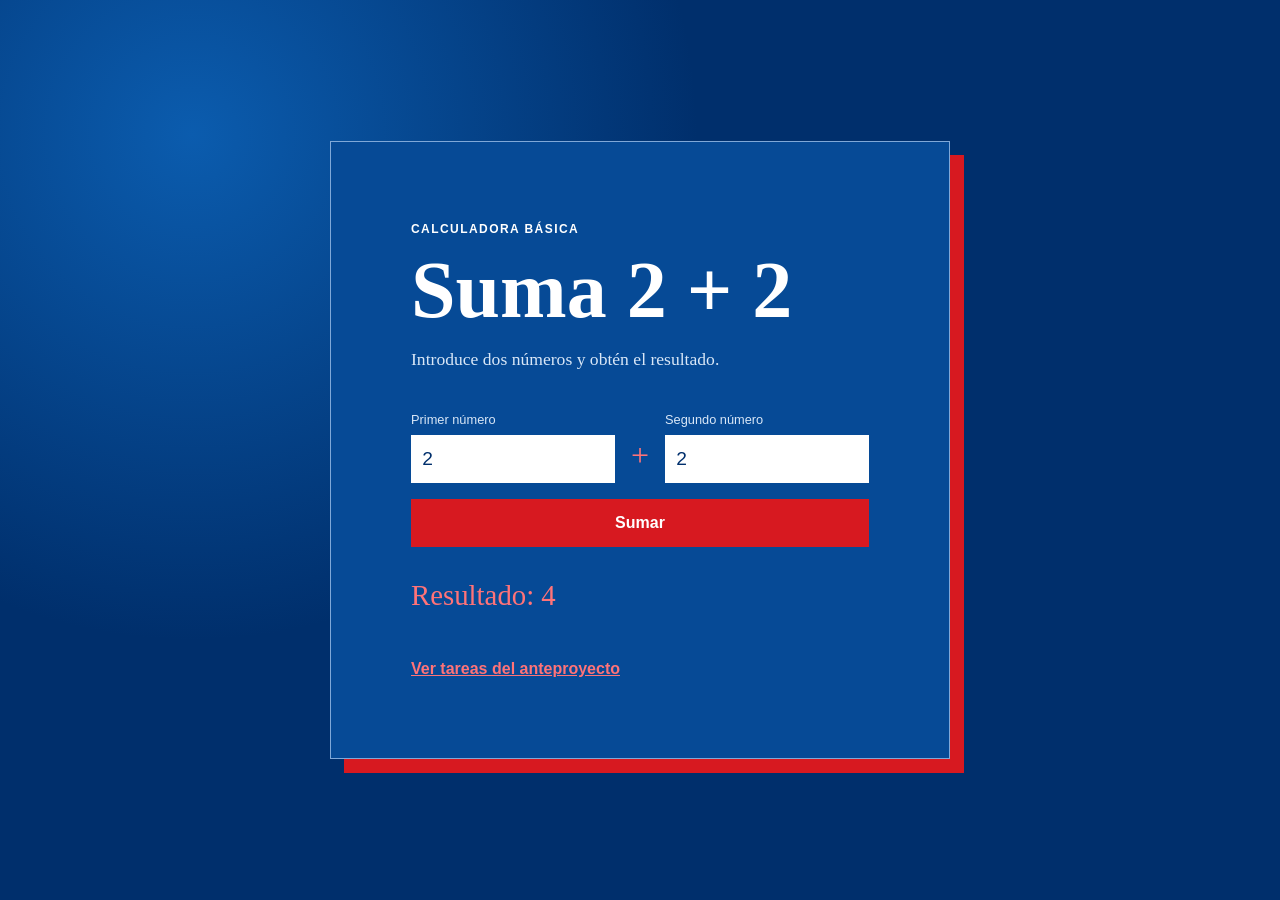
<file: index.html>
<!doctype html>
<html lang="es">
	<head>
		<meta charset="UTF-8" />
		<meta name="viewport" content="width=device-width, initial-scale=1.0" />
		<title>Suma sencilla</title>
		<link rel="stylesheet" href="css/styles.css" />
	</head>
	<body>
		<main class="calculator">
			<p class="eyebrow">Calculadora básica</p>
			<h1>Suma 2 + 2</h1>
			<p class="description">Introduce dos números y obtén el resultado.</p>

			<form id="sum-form" class="sum-form">
				<label>
					Primer número
					<input id="first-number" type="number" value="2" required />
				</label>
				<span class="operator" aria-hidden="true">+</span>
				<label>
					Segundo número
					<input id="second-number" type="number" value="2" required />
				</label>
				<button type="submit">Sumar</button>
			</form>

			<output id="result" class="result" aria-live="polite">Resultado: 4</output>

			<a class="page-link" href="anteproyecto.html">Ver tareas del anteproyecto</a>
		</main>

		<script>
			const form = document.querySelector('#sum-form');
			const result = document.querySelector('#result');

			form.addEventListener('submit', (event) => {
				event.preventDefault();

				const firstNumber = Number(document.querySelector('#first-number').value);
				const secondNumber = Number(document.querySelector('#second-number').value);
				result.textContent = `Resultado: ${firstNumber + secondNumber}`;
			});
		</script>
	</body>
</html>
</file>
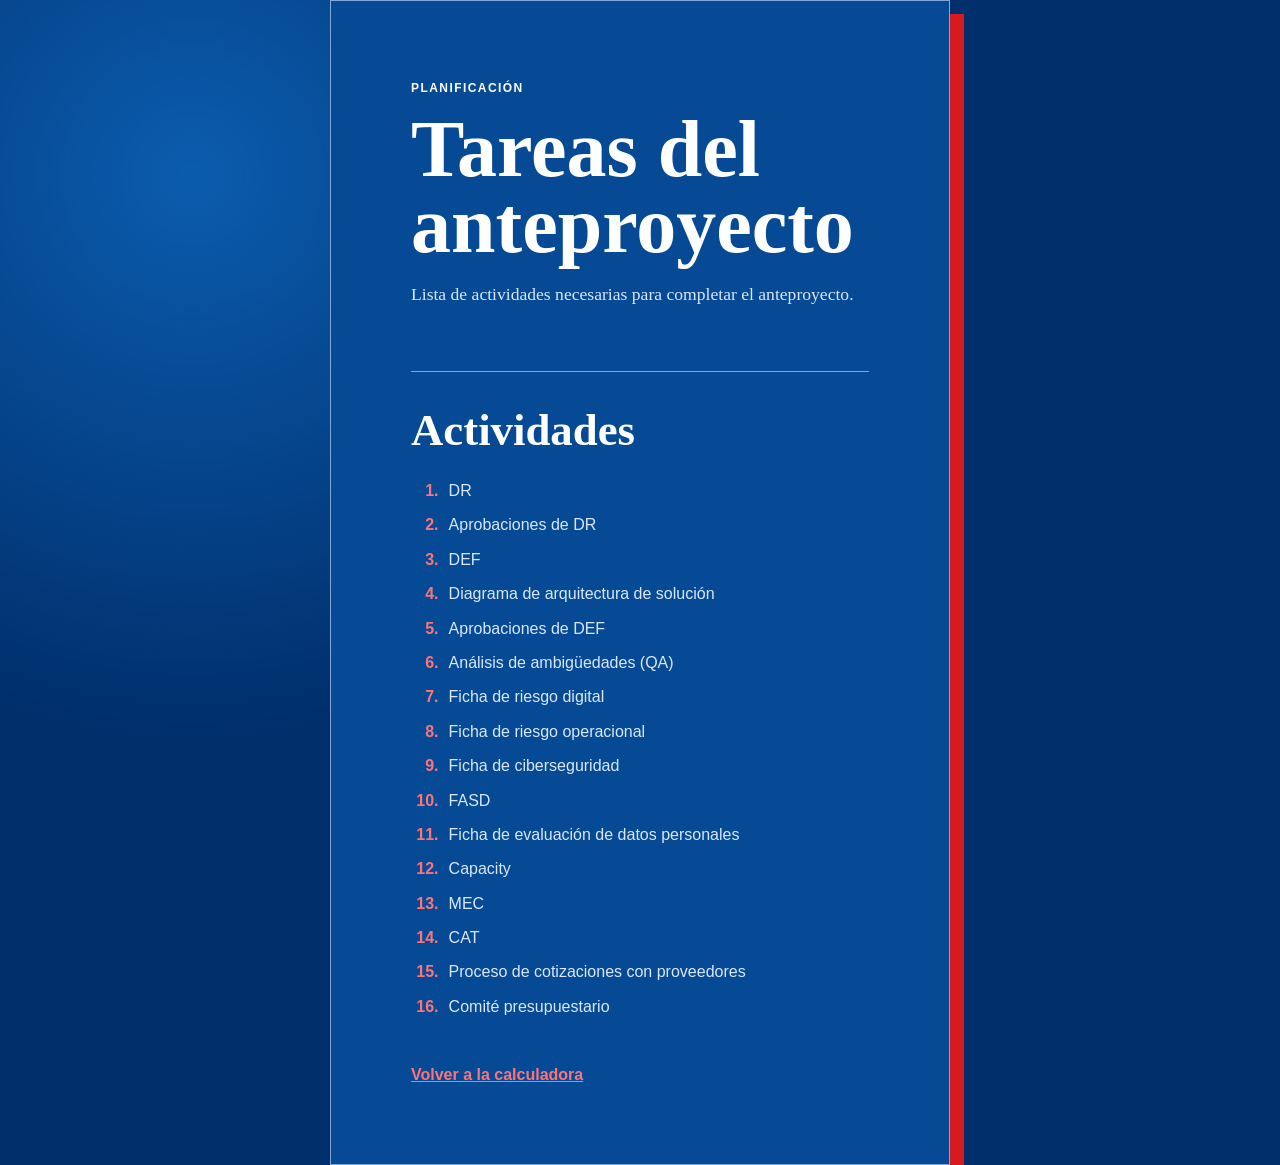
<file: anteproyecto.html>
<!doctype html>
<html lang="es">
	<head>
		<meta charset="UTF-8" />
		<meta name="viewport" content="width=device-width, initial-scale=1.0" />
		<title>Tareas del anteproyecto</title>
		<link rel="stylesheet" href="css/styles.css" />
	</head>
	<body>
		<main class="calculator project-page">
			<p class="eyebrow">Planificación</p>
			<h1>Tareas del anteproyecto</h1>
			<p class="description">Lista de actividades necesarias para completar el anteproyecto.</p>

			<section class="project-tasks" aria-labelledby="project-tasks-title">
				<h2 id="project-tasks-title">Actividades</h2>
				<ol>
					<li>DR</li>
					<li>Aprobaciones de DR</li>
					<li>DEF</li>
					<li>Diagrama de arquitectura de solución</li>
					<li>Aprobaciones de DEF</li>
					<li>Análisis de ambigüedades (QA)</li>
					<li>Ficha de riesgo digital</li>
					<li>Ficha de riesgo operacional</li>
					<li>Ficha de ciberseguridad</li>
					<li>FASD</li>
					<li>Ficha de evaluación de datos personales</li>
					<li>Capacity</li>
					<li>MEC</li>
					<li>CAT</li>
					<li>Proceso de cotizaciones con proveedores</li>
					<li>Comité presupuestario</li>
				</ol>
			</section>

			<a class="page-link" href="index.html">Volver a la calculadora</a>
		</main>
	</body>
</html>
</file>
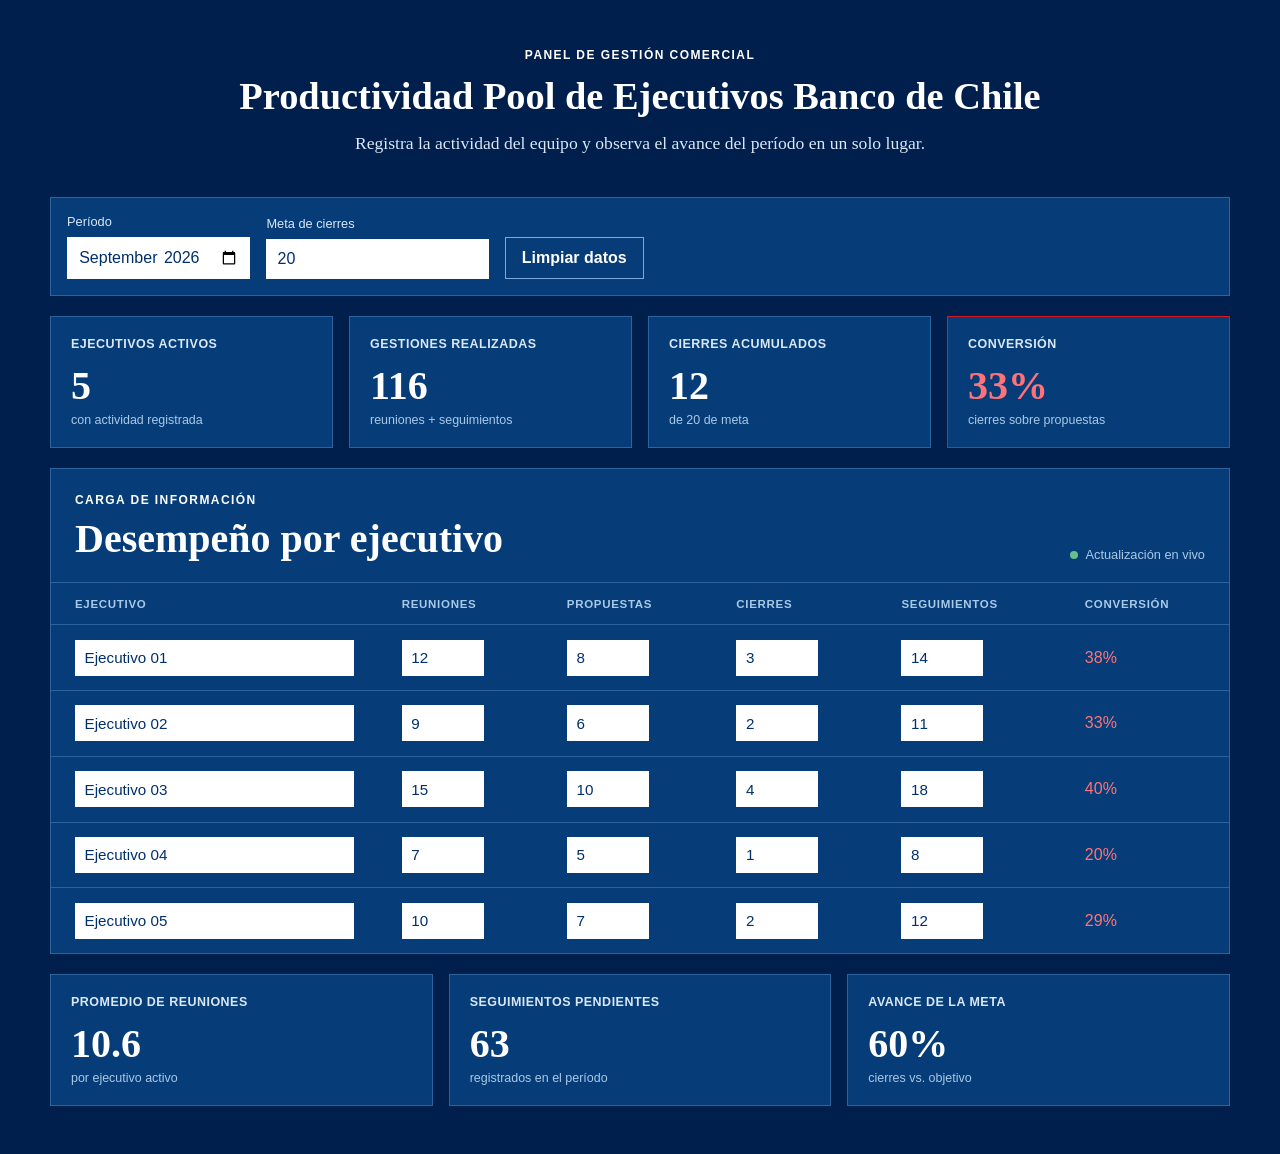
<file: dashboard.html>
<!doctype html>
<html lang="es">
	<head>
		<meta charset="UTF-8" />
		<meta name="viewport" content="width=device-width, initial-scale=1.0" />
		<title>Productividad Pool de Ejecutivos Banco de Chile</title>
		<link rel="stylesheet" href="css/styles.css" />
	</head>
	<body class="dashboard-body">
		<main class="dashboard">
			<header class="dashboard-header">
				<div>
					<p class="eyebrow">Panel de gestión comercial</p>
					<h1>Productividad Pool de Ejecutivos Banco de Chile</h1>
					<p class="description">Registra la actividad del equipo y observa el avance del período en un solo lugar.</p>
				</div>
			</header>

			<section class="toolbar" aria-label="Filtros del dashboard">
				<label>Período<input type="month" id="period" value="2026-09" /></label>
				<label>Meta de cierres<input type="number" id="target" min="0" value="20" /></label>
				<button class="secondary-button" id="clear-data" type="button">Limpiar datos</button>
			</section>

			<section class="metrics" aria-label="Resumen de productividad">
				<article class="metric-card"><span>Ejecutivos activos</span><strong id="active-executives">0</strong><small>con actividad registrada</small></article>
				<article class="metric-card"><span>Gestiones realizadas</span><strong id="total-activities">0</strong><small>reuniones + seguimientos</small></article>
				<article class="metric-card"><span>Cierres acumulados</span><strong id="total-closures">0</strong><small id="target-progress">de 20 de meta</small></article>
				<article class="metric-card accent"><span>Conversión</span><strong id="conversion-rate">0%</strong><small>cierres sobre propuestas</small></article>
			</section>

			<section class="workspace-panel" aria-labelledby="team-title">
				<div class="panel-heading">
					<div><p class="eyebrow">Carga de información</p><h2 id="team-title">Desempeño por ejecutivo</h2></div>
					<span class="live-status"><i></i> Actualización en vivo</span>
				</div>
				<div class="table-wrap">
					<table>
						<thead><tr><th>Ejecutivo</th><th>Reuniones</th><th>Propuestas</th><th>Cierres</th><th>Seguimientos</th><th>Conversión</th></tr></thead>
						<tbody id="team-data">
							<tr><td><input class="executive-name" type="text" value="Ejecutivo 01" /></td><td><input class="data-input meetings" type="number" min="0" value="12" /></td><td><input class="data-input proposals" type="number" min="0" value="8" /></td><td><input class="data-input closures" type="number" min="0" value="3" /></td><td><input class="data-input followups" type="number" min="0" value="14" /></td><td class="row-conversion">38%</td></tr>
							<tr><td><input class="executive-name" type="text" value="Ejecutivo 02" /></td><td><input class="data-input meetings" type="number" min="0" value="9" /></td><td><input class="data-input proposals" type="number" min="0" value="6" /></td><td><input class="data-input closures" type="number" min="0" value="2" /></td><td><input class="data-input followups" type="number" min="0" value="11" /></td><td class="row-conversion">33%</td></tr>
							<tr><td><input class="executive-name" type="text" value="Ejecutivo 03" /></td><td><input class="data-input meetings" type="number" min="0" value="15" /></td><td><input class="data-input proposals" type="number" min="0" value="10" /></td><td><input class="data-input closures" type="number" min="0" value="4" /></td><td><input class="data-input followups" type="number" min="0" value="18" /></td><td class="row-conversion">40%</td></tr>
							<tr><td><input class="executive-name" type="text" value="Ejecutivo 04" /></td><td><input class="data-input meetings" type="number" min="0" value="7" /></td><td><input class="data-input proposals" type="number" min="0" value="5" /></td><td><input class="data-input closures" type="number" min="0" value="1" /></td><td><input class="data-input followups" type="number" min="0" value="8" /></td><td class="row-conversion">20%</td></tr>
							<tr><td><input class="executive-name" type="text" value="Ejecutivo 05" /></td><td><input class="data-input meetings" type="number" min="0" value="10" /></td><td><input class="data-input proposals" type="number" min="0" value="7" /></td><td><input class="data-input closures" type="number" min="0" value="2" /></td><td><input class="data-input followups" type="number" min="0" value="12" /></td><td class="row-conversion">29%</td></tr>
						</tbody>
					</table>
				</div>
			</section>

			<section class="insights" aria-label="Indicadores adicionales">
				<div><span>Promedio de reuniones</span><strong id="average-meetings">0</strong><small>por ejecutivo activo</small></div>
				<div><span>Seguimientos pendientes</span><strong id="total-followups">0</strong><small>registrados en el período</small></div>
				<div><span>Avance de la meta</span><strong id="goal-progress">0%</strong><small>cierres vs. objetivo</small></div>
			</section>
		</main>

		<script>
			const rows = [...document.querySelectorAll('#team-data tr')];
			const number = (row, selector) => Number(row.querySelector(selector).value) || 0;
			const formatPercent = (value) => `${Math.round(value)}%`;

			function updateDashboard() {
				let active = 0;
				let meetings = 0;
				let proposals = 0;
				let closures = 0;
				let followups = 0;

				rows.forEach((row) => {
					const values = ['.meetings', '.proposals', '.closures', '.followups'].map((selector) => number(row, selector));
					const [rowMeetings, rowProposals, rowClosures, rowFollowups] = values;
					if (values.some((value) => value > 0)) active += 1;
					meetings += rowMeetings;
					proposals += rowProposals;
					closures += rowClosures;
					followups += rowFollowups;
					row.querySelector('.row-conversion').textContent = formatPercent(rowProposals ? (rowClosures / rowProposals) * 100 : 0);
				});

				const target = Number(document.querySelector('#target').value) || 0;
				document.querySelector('#active-executives').textContent = active;
				document.querySelector('#total-activities').textContent = meetings + followups;
				document.querySelector('#total-closures').textContent = closures;
				document.querySelector('#target-progress').textContent = `de ${target} de meta`;
				document.querySelector('#conversion-rate').textContent = formatPercent(proposals ? (closures / proposals) * 100 : 0);
				document.querySelector('#average-meetings').textContent = active ? (meetings / active).toFixed(1) : '0';
				document.querySelector('#total-followups').textContent = followups;
				document.querySelector('#goal-progress').textContent = formatPercent(target ? (closures / target) * 100 : 0);
			}

			document.querySelectorAll('input').forEach((input) => input.addEventListener('input', updateDashboard));
			document.querySelector('#clear-data').addEventListener('click', () => {
				document.querySelectorAll('.data-input').forEach((input) => { input.value = 0; });
				updateDashboard();
			});
			updateDashboard();
		</script>
	</body>
</html>
</file>
<file: css/styles.css>
:root {
	color: #ffffff;
	background: #002f6c;
	font-family: Georgia, 'Times New Roman', serif;
}

* { box-sizing: border-box; }

body {
	display: grid;
	min-height: 100vh;
	margin: 0;
	place-items: center;
	background: radial-gradient(circle at 15% 15%, #0b5cae, transparent 38%), #002f6c;
}

.calculator {
	width: min(92vw, 620px);
	padding: clamp(2rem, 7vw, 5rem);
	border: 1px solid #7fa8d8;
	background: #064a96;
	box-shadow: 14px 14px 0 #d71920;
}

.eyebrow {
	margin: 0 0 1rem;
	color: #ffffff;
	font-family: Arial, sans-serif;
	font-size: 0.75rem;
	font-weight: bold;
	letter-spacing: 0.12em;
	text-transform: uppercase;
}

h1 { margin: 0; font-size: clamp(2.5rem, 8vw, 5rem); line-height: 0.95; }
.description { color: #d9e7f7; font-size: 1.1rem; line-height: 1.5; }

.sum-form {
	display: grid;
	grid-template-columns: 1fr auto 1fr;
	align-items: end;
	gap: 1rem;
	margin-top: 2.5rem;
}

label { display: grid; gap: 0.5rem; color: #d9e7f7; font-family: Arial, sans-serif; font-size: 0.8rem; }
input, button { min-height: 3rem; border: 0; font: inherit; }
input { width: 100%; padding: 0.7rem; color: #002f6c; background: #ffffff; font-family: Arial, sans-serif; font-size: 1.2rem; }
.operator { padding-bottom: 0.55rem; color: #ff7378; font-size: 2rem; }
button { grid-column: 1 / -1; padding: 0.8rem 1.2rem; color: #ffffff; background: #d71920; cursor: pointer; font-family: Arial, sans-serif; font-weight: bold; }
button:hover { background: #e83b42; }
.result { display: block; margin-top: 2rem; color: #ff7378; font-size: 1.8rem; }
.page-link { display: inline-block; margin-top: 3rem; color: #ff7378; font-family: Arial, sans-serif; font-weight: bold; }
.page-link:hover { color: #ffffff; }

.project-tasks { margin-top: 4rem; padding-top: 2rem; border-top: 1px solid #7fa8d8; }
.project-tasks h2 { margin: 0; font-size: clamp(1.8rem, 5vw, 2.8rem); }
.project-tasks ol { display: grid; gap: 0.75rem; margin: 1.5rem 0 0; padding-left: 2rem; color: #d9e7f7; font-family: Arial, sans-serif; line-height: 1.4; }
.project-tasks li { padding-left: 0.35rem; }
.project-tasks li::marker { color: #ff7378; font-weight: bold; }

.dashboard-body { display: block; min-height: 100vh; padding: 3rem 1.5rem; background: #001f4d; }
.dashboard { width: min(100%, 1180px); margin: 0 auto; }
.dashboard-header { display: block; margin-bottom: 2.5rem; text-align: center; }
.dashboard-header h1 { width: 100%; max-width: none; margin: 0; font-size: clamp(1.6rem, 3vw, 2.6rem); text-align: center; }
.dashboard-header .description { max-width: none; margin: 1rem 0 0; }
.dashboard-header .page-link { margin: 0 0 0.5rem; white-space: nowrap; }

.toolbar { display: flex; align-items: end; gap: 1rem; margin-bottom: 1.25rem; padding: 1rem; border: 1px solid #2a639e; background: #063d78; }
.toolbar label { min-width: 180px; }
.toolbar input { min-height: 2.5rem; font-size: 1rem; }
.secondary-button { min-height: 2.5rem; border: 1px solid #7fa8d8; padding: 0.7rem 1rem; color: #ffffff; background: transparent; }
.secondary-button:hover { color: #002f6c; background: #ffffff; }

.metrics { display: grid; grid-template-columns: repeat(4, 1fr); gap: 1rem; margin-bottom: 1.25rem; }
.metric-card, .insights > div { padding: 1.25rem; border: 1px solid #2a639e; background: #063d78; }
.metric-card span, .insights span, .metric-card small, .insights small { display: block; font-family: Arial, sans-serif; }
.metric-card span, .insights span { color: #d9e7f7; font-size: 0.78rem; font-weight: bold; letter-spacing: 0.04em; text-transform: uppercase; }
.metric-card strong, .insights strong { display: block; margin: 0.65rem 0 0.3rem; color: #ffffff; font-size: 2.5rem; }
.metric-card small, .insights small { color: #a9c9e7; font-size: 0.78rem; }
.metric-card.accent { border-color: #d71920; }
.metric-card.accent strong, .row-conversion { color: #ff7378; }

.workspace-panel { border: 1px solid #2a639e; background: #063d78; }
.panel-heading { display: flex; align-items: end; justify-content: space-between; gap: 1rem; padding: 1.5rem 1.5rem 1.25rem; }
.panel-heading .eyebrow { margin-bottom: 0.5rem; }
.panel-heading h2 { margin: 0; font-size: clamp(1.6rem, 4vw, 2.5rem); }
.live-status { color: #a9c9e7; font-family: Arial, sans-serif; font-size: 0.8rem; white-space: nowrap; }
.live-status i { display: inline-block; width: 0.5rem; height: 0.5rem; margin-right: 0.3rem; border-radius: 50%; background: #65c18c; }
.table-wrap { overflow-x: auto; }
table { width: 100%; min-width: 760px; border-collapse: collapse; font-family: Arial, sans-serif; }
th, td { padding: 0.9rem 1.5rem; border-top: 1px solid #2a639e; text-align: left; }
th { color: #a9c9e7; font-size: 0.72rem; letter-spacing: 0.06em; text-transform: uppercase; }
td { color: #ffffff; }
td input { min-height: 2.25rem; padding: 0.45rem 0.6rem; font-size: 0.95rem; }
.executive-name { min-width: 145px; }
.data-input { width: 82px; }
.insights { display: grid; grid-template-columns: repeat(3, 1fr); gap: 1rem; margin-top: 1.25rem; }

@media (max-width: 760px) {
	.dashboard-body { padding: 1.5rem 1rem; }
	.dashboard-header { align-items: start; flex-direction: column; gap: 1rem; }
	.metrics, .insights { grid-template-columns: repeat(2, 1fr); }
	.toolbar { align-items: stretch; flex-direction: column; }
	.toolbar label { min-width: 0; }
}

@media (max-width: 480px) {
	.metrics, .insights { grid-template-columns: 1fr; }
	.metric-card strong, .insights strong { font-size: 2rem; }
	.sum-form { grid-template-columns: 1fr auto 1fr; gap: 0.5rem; }
	.calculator { box-shadow: 8px 8px 0 #d71920; }
}
</file>
